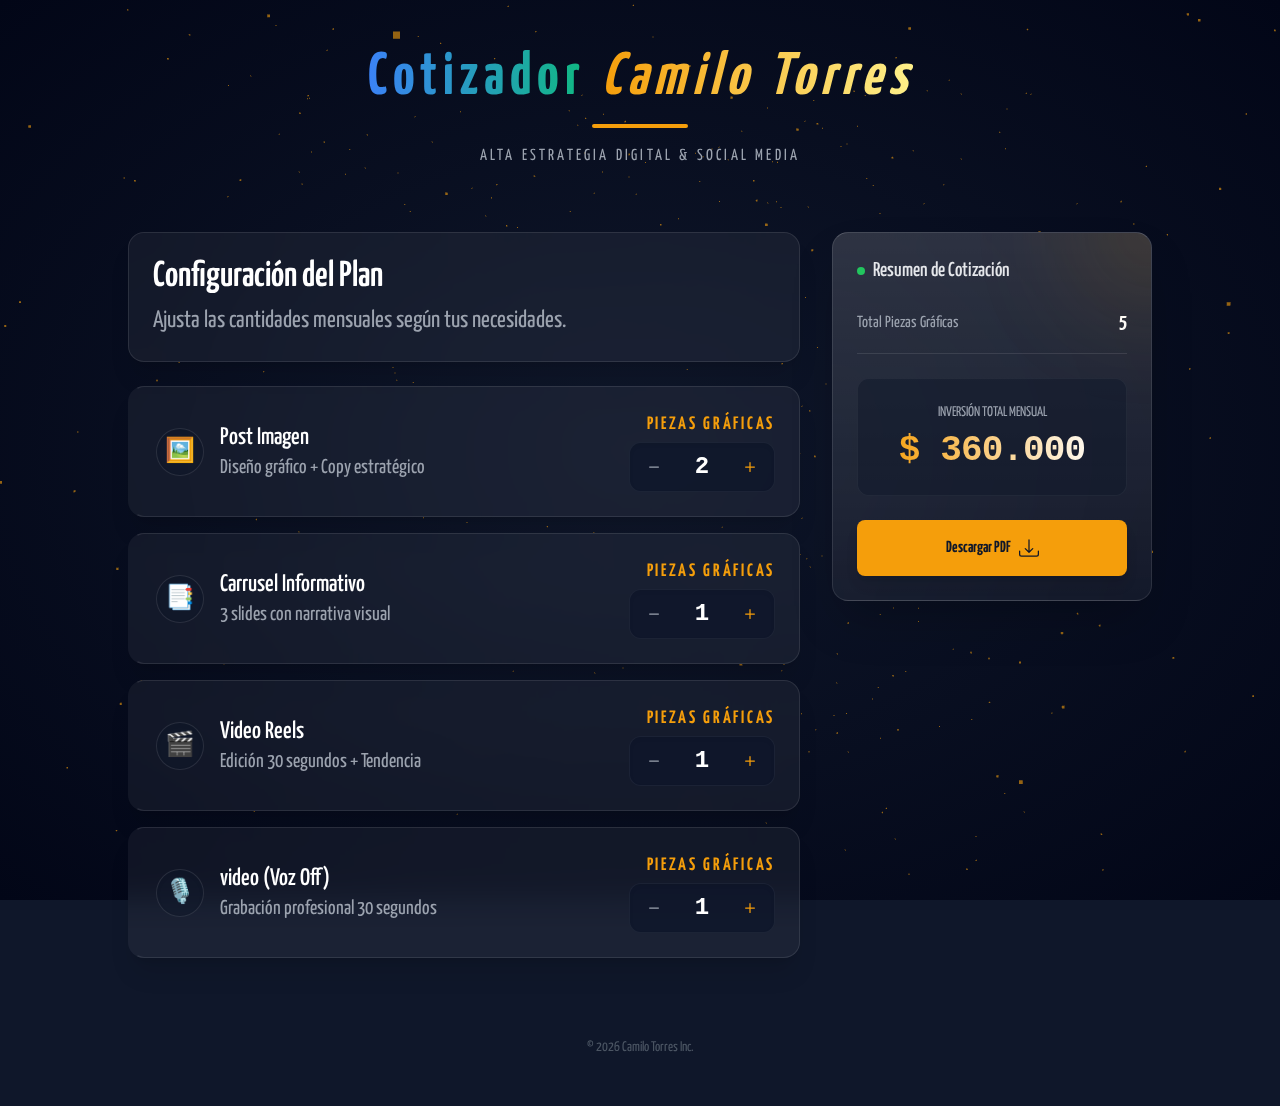
<file: cotizador/index.html>
<!doctype html>
<html lang="es">

<head>
  <meta charset="UTF-8" />
  <link rel="icon" type="image/x-icon" href="/cotizador/ico-massh.ico" />
  <meta name="viewport" content="width=device-width, initial-scale=1.0" />
  <title>Cotizador Camilo Torres | Estrategia Digital</title>
  <link rel="preconnect" href="https://fonts.googleapis.com">
  <link rel="preconnect" href="https://fonts.gstatic.com" crossorigin>
  <link href="https://fonts.googleapis.com/css2?family=Yanone+Kaffeesatz:wght@200;300;400;500;600;700&display=swap"
    rel="stylesheet">
  <script type="module" crossorigin src="/cotizador/assets/index-DoDtwZ3P.js"></script>
  <link rel="stylesheet" crossorigin href="/cotizador/assets/index-MBu3k1fW.css">
</head>

<body>
  <div id="app"></div>
</body>

</html>
</file>
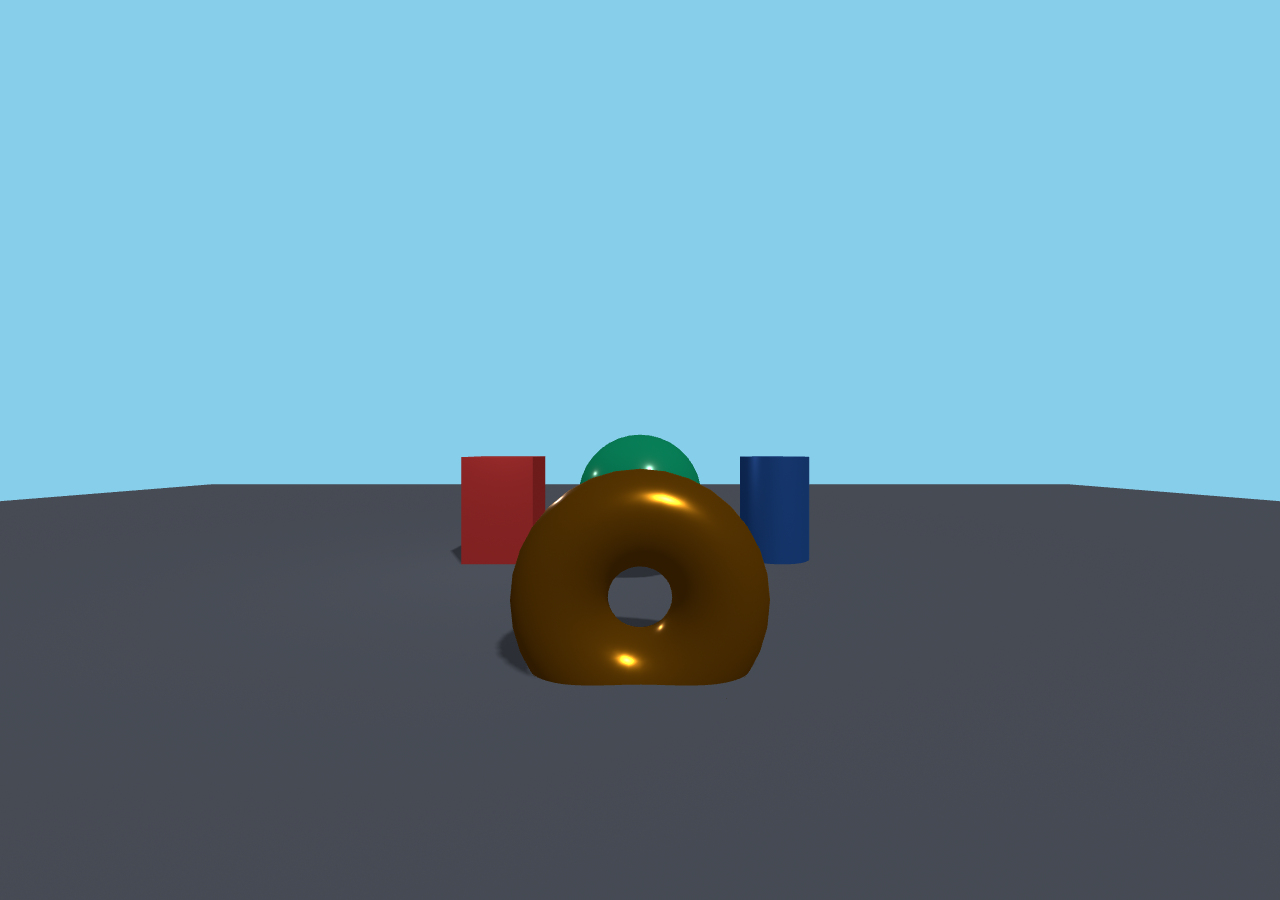
<file: entorno.html>
<!DOCTYPE html>
<html lang="en">

<head>
    <meta charset="utf-8">
    <meta name="viewport" content="width=device-width, initial-scale=1">
    <title>Scene - Environment and Objects</title>
    
  <script type="module" crossorigin src="/assets/translations-bec1d374.js"></script>
  <script type="module" crossorigin src="/assets/main-14ee195b.js"></script>
  <link rel="stylesheet" href="/assets/main-1dd6618d.css">
</head>

<body>
    <a-scene embedded shadow="type:pcfsoft" background="color: #87CEEB">
        <!-- Assets (texturas o imágenes si las necesitas) -->
        <a-assets>
            <!-- <img id="groundTex" src="/public/textures/ground.jpg"> -->
        </a-assets>

        <!-- Sky / fondo -->
        <a-sky color="#87CEEB"></a-sky>

        <!-- Iluminación -->
        <a-entity light="type:ambient; intensity:0.5"></a-entity>
        <a-entity light="type:directional; intensity:1; castShadow: true" position="1 3 2"
            rotation="-45 30 0"></a-entity>
        <a-entity light="type:point; intensity:0.4; distance:10" position="-2 2 -2"></a-entity>

        <!-- Suelo -->
        <a-plane rotation="-90 0 0" width="40" height="40" color="#6B7280" shadow="receive: true"
            material="metalness:0.1; roughness:0.9"></a-plane>

        <!-- Objetos de ejemplo -->
        <a-box position="-2 0.75 -3" depth="1" height="1.5" width="1" color="#EF4444" shadow="cast: true"
            material="metalness:0.3; roughness:0.5"></a-box>
        <a-sphere position="0 1 -2" radius="0.8" color="#10B981" shadow="cast: true"
            material="metalness:0.1; roughness:0.2"></a-sphere>
        <a-cylinder position="2 0.75 -3" radius="0.5" height="1.5" color="#3B82F6" shadow="cast: true"
            material="metalness:0.6; roughness:0.4"></a-cylinder>
        <a-entity geometry="primitive: torus; radius:0.6; radiusTubular:0.18"
            material="color:#F59E0B; metalness:0.8; roughness:0.2" shadow="cast: true" position="0 0.5 1"></a-entity>

        <!-- Cámara -->
        <a-entity id="cameraRig" position="0 1.6 5">
            <a-entity camera look-controls wasd-controls></a-entity>
        </a-entity>
    </a-scene>

    
</body>

</html>
</file>
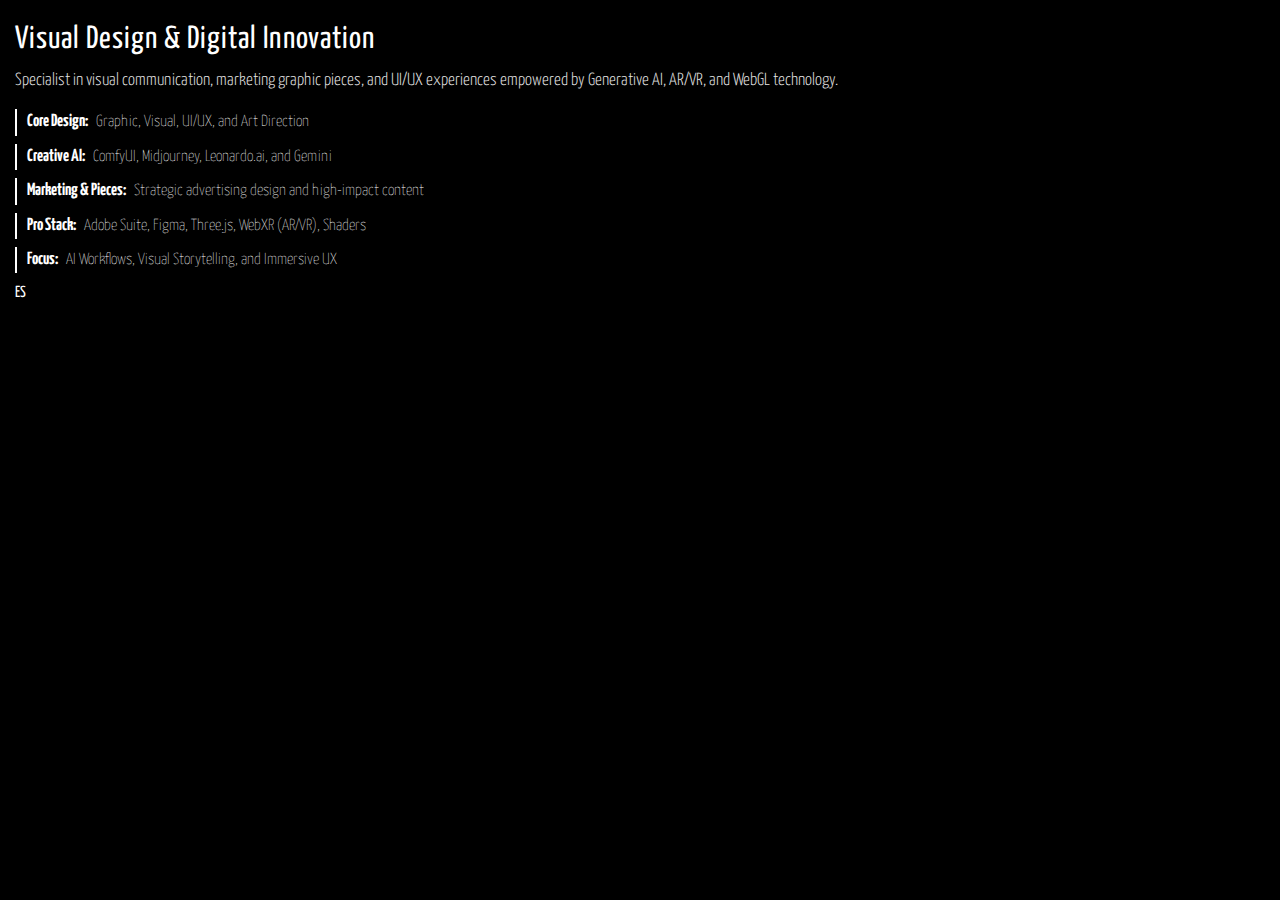
<file: profile-web.html>
<!DOCTYPE html>
<html lang="en">

<head>
    <meta charset="UTF-8">
    
    <style>
        :root {
            --theme-color: #00c3ff;
        }
    </style>
  <script type="module" crossorigin src="/assets/translations-bec1d374.js"></script>
  <script type="module" crossorigin src="/assets/main-14ee195b.js"></script>
  <link rel="stylesheet" href="/assets/main-1dd6618d.css">
  <link rel="stylesheet" href="/assets/info-d65305b4.css">
</head>

<body class="profile-content">
    <h2 data-i18n="profileWebTitle">Visual Design & Digital Innovation</h2>
    <p data-i18n="profileWebDesc">Specialist in visual communication, marketing graphic pieces, and UI/UX experiences
        empowered by
        Generative AI, AR/VR, and WebGL technology.</p>

    <ul class="skill-list">
        <li><strong>Core Design:</strong> Graphic, Visual, UI/UX, and Art Direction</li>
        <li><strong>Creative AI:</strong> ComfyUI, Midjourney, Leonardo.ai, and Gemini</li>
        <li><strong>Marketing & Pieces:</strong> Strategic advertising design and high-impact content</li>
        <li><strong>Pro Stack:</strong> Adobe Suite, Figma, Three.js, WebXR (AR/VR), Shaders</li>
        <li><strong>Focus:</strong> AI Workflows, Visual Storytelling, and Immersive UX</li>
    </ul>
    <button id="lang-toggle" class="lang-btn">ES</button>
    
</body>

</html>
</file>
<file: cotizador/assets/index-MBu3k1fW.css>
@import"https://fonts.googleapis.com/css2?family=Yanone+Kaffeesatz:wght@200;300;400;500;600;700&display=swap";*,:before,:after{--tw-border-spacing-x: 0;--tw-border-spacing-y: 0;--tw-translate-x: 0;--tw-translate-y: 0;--tw-rotate: 0;--tw-skew-x: 0;--tw-skew-y: 0;--tw-scale-x: 1;--tw-scale-y: 1;--tw-pan-x: ;--tw-pan-y: ;--tw-pinch-zoom: ;--tw-scroll-snap-strictness: proximity;--tw-gradient-from-position: ;--tw-gradient-via-position: ;--tw-gradient-to-position: ;--tw-ordinal: ;--tw-slashed-zero: ;--tw-numeric-figure: ;--tw-numeric-spacing: ;--tw-numeric-fraction: ;--tw-ring-inset: ;--tw-ring-offset-width: 0px;--tw-ring-offset-color: #fff;--tw-ring-color: rgb(59 130 246 / .5);--tw-ring-offset-shadow: 0 0 #0000;--tw-ring-shadow: 0 0 #0000;--tw-shadow: 0 0 #0000;--tw-shadow-colored: 0 0 #0000;--tw-blur: ;--tw-brightness: ;--tw-contrast: ;--tw-grayscale: ;--tw-hue-rotate: ;--tw-invert: ;--tw-saturate: ;--tw-sepia: ;--tw-drop-shadow: ;--tw-backdrop-blur: ;--tw-backdrop-brightness: ;--tw-backdrop-contrast: ;--tw-backdrop-grayscale: ;--tw-backdrop-hue-rotate: ;--tw-backdrop-invert: ;--tw-backdrop-opacity: ;--tw-backdrop-saturate: ;--tw-backdrop-sepia: ;--tw-contain-size: ;--tw-contain-layout: ;--tw-contain-paint: ;--tw-contain-style: }::backdrop{--tw-border-spacing-x: 0;--tw-border-spacing-y: 0;--tw-translate-x: 0;--tw-translate-y: 0;--tw-rotate: 0;--tw-skew-x: 0;--tw-skew-y: 0;--tw-scale-x: 1;--tw-scale-y: 1;--tw-pan-x: ;--tw-pan-y: ;--tw-pinch-zoom: ;--tw-scroll-snap-strictness: proximity;--tw-gradient-from-position: ;--tw-gradient-via-position: ;--tw-gradient-to-position: ;--tw-ordinal: ;--tw-slashed-zero: ;--tw-numeric-figure: ;--tw-numeric-spacing: ;--tw-numeric-fraction: ;--tw-ring-inset: ;--tw-ring-offset-width: 0px;--tw-ring-offset-color: #fff;--tw-ring-color: rgb(59 130 246 / .5);--tw-ring-offset-shadow: 0 0 #0000;--tw-ring-shadow: 0 0 #0000;--tw-shadow: 0 0 #0000;--tw-shadow-colored: 0 0 #0000;--tw-blur: ;--tw-brightness: ;--tw-contrast: ;--tw-grayscale: ;--tw-hue-rotate: ;--tw-invert: ;--tw-saturate: ;--tw-sepia: ;--tw-drop-shadow: ;--tw-backdrop-blur: ;--tw-backdrop-brightness: ;--tw-backdrop-contrast: ;--tw-backdrop-grayscale: ;--tw-backdrop-hue-rotate: ;--tw-backdrop-invert: ;--tw-backdrop-opacity: ;--tw-backdrop-saturate: ;--tw-backdrop-sepia: ;--tw-contain-size: ;--tw-contain-layout: ;--tw-contain-paint: ;--tw-contain-style: }*,:before,:after{box-sizing:border-box;border-width:0;border-style:solid;border-color:#e5e7eb}:before,:after{--tw-content: ""}html,:host{line-height:1.5;-webkit-text-size-adjust:100%;-moz-tab-size:4;-o-tab-size:4;tab-size:4;font-family:Yanone Kaffeesatz,sans-serif;font-feature-settings:normal;font-variation-settings:normal;-webkit-tap-highlight-color:transparent}body{margin:0;line-height:inherit}hr{height:0;color:inherit;border-top-width:1px}abbr:where([title]){-webkit-text-decoration:underline dotted;text-decoration:underline dotted}h1,h2,h3,h4,h5,h6{font-size:inherit;font-weight:inherit}a{color:inherit;text-decoration:inherit}b,strong{font-weight:bolder}code,kbd,samp,pre{font-family:ui-monospace,SFMono-Regular,Menlo,Monaco,Consolas,Liberation Mono,Courier New,monospace;font-feature-settings:normal;font-variation-settings:normal;font-size:1em}small{font-size:80%}sub,sup{font-size:75%;line-height:0;position:relative;vertical-align:baseline}sub{bottom:-.25em}sup{top:-.5em}table{text-indent:0;border-color:inherit;border-collapse:collapse}button,input,optgroup,select,textarea{font-family:inherit;font-feature-settings:inherit;font-variation-settings:inherit;font-size:100%;font-weight:inherit;line-height:inherit;letter-spacing:inherit;color:inherit;margin:0;padding:0}button,select{text-transform:none}button,input:where([type=button]),input:where([type=reset]),input:where([type=submit]){-webkit-appearance:button;background-color:transparent;background-image:none}:-moz-focusring{outline:auto}:-moz-ui-invalid{box-shadow:none}progress{vertical-align:baseline}::-webkit-inner-spin-button,::-webkit-outer-spin-button{height:auto}[type=search]{-webkit-appearance:textfield;outline-offset:-2px}::-webkit-search-decoration{-webkit-appearance:none}::-webkit-file-upload-button{-webkit-appearance:button;font:inherit}summary{display:list-item}blockquote,dl,dd,h1,h2,h3,h4,h5,h6,hr,figure,p,pre{margin:0}fieldset{margin:0;padding:0}legend{padding:0}ol,ul,menu{list-style:none;margin:0;padding:0}dialog{padding:0}textarea{resize:vertical}input::-moz-placeholder,textarea::-moz-placeholder{opacity:1;color:#9ca3af}input::placeholder,textarea::placeholder{opacity:1;color:#9ca3af}button,[role=button]{cursor:pointer}:disabled{cursor:default}img,svg,video,canvas,audio,iframe,embed,object{display:block;vertical-align:middle}img,video{max-width:100%;height:auto}[hidden]:where(:not([hidden=until-found])){display:none}body{margin:0;overflow-x:hidden;--tw-bg-opacity: 1;background-color:rgb(15 23 42 / var(--tw-bg-opacity, 1));font-family:Yanone Kaffeesatz,sans-serif;--tw-text-opacity: 1;color:rgb(255 255 255 / var(--tw-text-opacity, 1));-webkit-font-smoothing:antialiased;-moz-osx-font-smoothing:grayscale}.w-full{width:100%}.max-w-5xl{max-width:64rem}.resize{resize:both}.background-canvas[data-v-516ae943]{position:fixed;top:0;left:0;z-index:-10;height:100%;width:100%;background:radial-gradient(ellipse at center,var(--tw-gradient-stops));--tw-gradient-from: #0f172a var(--tw-gradient-from-position);--tw-gradient-to: rgb(15 23 42 / 0) var(--tw-gradient-to-position);--tw-gradient-stops: var(--tw-gradient-from), var(--tw-gradient-to);--tw-gradient-to: #020617 var(--tw-gradient-to-position) }.quote-container[data-v-9e730d01]{display:grid;grid-template-columns:repeat(1,minmax(0,1fr));align-items:flex-start;gap:2rem}@media(min-width:1024px){.quote-container[data-v-9e730d01]{grid-template-columns:repeat(12,minmax(0,1fr))}}.services-panel[data-v-9e730d01]>:not([hidden])~:not([hidden]){--tw-space-y-reverse: 0;margin-top:calc(1rem * calc(1 - var(--tw-space-y-reverse)));margin-bottom:calc(1rem * var(--tw-space-y-reverse))}@media(min-width:1024px){.services-panel[data-v-9e730d01]{grid-column:span 8 / span 8}}.services-panel .config-heading[data-v-9e730d01]{margin-bottom:1.5rem;border-radius:1rem;border-width:1px;border-color:#ffffff1a;background-color:#ffffff0d;padding:1.5rem;--tw-shadow: 0 20px 25px -5px rgb(0 0 0 / .1), 0 8px 10px -6px rgb(0 0 0 / .1);--tw-shadow-colored: 0 20px 25px -5px var(--tw-shadow-color), 0 8px 10px -6px var(--tw-shadow-color);box-shadow:var(--tw-ring-offset-shadow, 0 0 #0000),var(--tw-ring-shadow, 0 0 #0000),var(--tw-shadow);--tw-backdrop-blur: blur(16px);-webkit-backdrop-filter:var(--tw-backdrop-blur) var(--tw-backdrop-brightness) var(--tw-backdrop-contrast) var(--tw-backdrop-grayscale) var(--tw-backdrop-hue-rotate) var(--tw-backdrop-invert) var(--tw-backdrop-opacity) var(--tw-backdrop-saturate) var(--tw-backdrop-sepia);backdrop-filter:var(--tw-backdrop-blur) var(--tw-backdrop-brightness) var(--tw-backdrop-contrast) var(--tw-backdrop-grayscale) var(--tw-backdrop-hue-rotate) var(--tw-backdrop-invert) var(--tw-backdrop-opacity) var(--tw-backdrop-saturate) var(--tw-backdrop-sepia)}.services-panel .config-heading h2[data-v-9e730d01]{margin-bottom:.5rem;font-size:2.25rem;line-height:2.5rem;font-weight:600}.services-panel .config-heading p[data-v-9e730d01]{font-size:1.5rem;line-height:2rem;--tw-text-opacity: 1;color:rgb(156 163 175 / var(--tw-text-opacity, 1))}.service-card[data-v-9e730d01]{display:flex;flex-direction:column;align-items:center;justify-content:space-between;gap:1rem;border-radius:1rem;border-width:1px;border-left-width:4px;border-color:#ffffff1a;border-left-color:transparent;background-color:#ffffff0d;padding:1.5rem;--tw-shadow: 0 20px 25px -5px rgb(0 0 0 / .1), 0 8px 10px -6px rgb(0 0 0 / .1);--tw-shadow-colored: 0 20px 25px -5px var(--tw-shadow-color), 0 8px 10px -6px var(--tw-shadow-color);box-shadow:var(--tw-ring-offset-shadow, 0 0 #0000),var(--tw-ring-shadow, 0 0 #0000),var(--tw-shadow);--tw-backdrop-blur: blur(16px);-webkit-backdrop-filter:var(--tw-backdrop-blur) var(--tw-backdrop-brightness) var(--tw-backdrop-contrast) var(--tw-backdrop-grayscale) var(--tw-backdrop-hue-rotate) var(--tw-backdrop-invert) var(--tw-backdrop-opacity) var(--tw-backdrop-saturate) var(--tw-backdrop-sepia);backdrop-filter:var(--tw-backdrop-blur) var(--tw-backdrop-brightness) var(--tw-backdrop-contrast) var(--tw-backdrop-grayscale) var(--tw-backdrop-hue-rotate) var(--tw-backdrop-invert) var(--tw-backdrop-opacity) var(--tw-backdrop-saturate) var(--tw-backdrop-sepia);transition-property:all;transition-timing-function:cubic-bezier(.4,0,.2,1);transition-duration:.15s}.service-card[data-v-9e730d01]:hover{--tw-border-opacity: 1;border-left-color:rgb(245 158 11 / var(--tw-border-opacity, 1));background-color:#ffffff1a}@media(min-width:640px){.service-card[data-v-9e730d01]{flex-direction:row}}.service-card .service-info[data-v-9e730d01]{display:flex;width:100%;align-items:center;gap:1rem}@media(min-width:640px){.service-card .service-info[data-v-9e730d01]{width:auto}}.service-card .service-info .icon-box[data-v-9e730d01]{display:flex;height:3rem;width:3rem;align-items:center;justify-content:center;border-radius:9999px;border-width:1px;border-color:#ffffff1a;background-color:#0f172a80;font-size:1.5rem;line-height:2rem;--tw-shadow: inset 0 2px 4px 0 rgb(0 0 0 / .05);--tw-shadow-colored: inset 0 2px 4px 0 var(--tw-shadow-color);box-shadow:var(--tw-ring-offset-shadow, 0 0 #0000),var(--tw-ring-shadow, 0 0 #0000),var(--tw-shadow)}.service-card .service-info .text-content h3[data-v-9e730d01]{font-size:1.5rem;line-height:2rem;font-weight:500;--tw-text-opacity: 1;color:rgb(255 255 255 / var(--tw-text-opacity, 1))}.service-card .service-info .text-content p[data-v-9e730d01]{font-size:1.25rem;line-height:1.75rem;--tw-text-opacity: 1;color:rgb(156 163 175 / var(--tw-text-opacity, 1))}.service-card .service-actions[data-v-9e730d01]{display:flex;width:100%;align-items:center;justify-content:space-between;gap:1.5rem}@media(min-width:640px){.service-card .service-actions[data-v-9e730d01]{width:auto;justify-content:flex-end}}.service-card .service-actions .counter-group-wrapper[data-v-9e730d01]{display:flex;flex-direction:column;align-items:center;gap:.25rem}@media(min-width:640px){.service-card .service-actions .counter-group-wrapper[data-v-9e730d01]{align-items:flex-end}}.service-card .service-actions .counter-group-wrapper .input-label[data-v-9e730d01]{font-size:18px;font-weight:700;text-transform:uppercase;letter-spacing:.15em;--tw-text-opacity: 1;color:rgb(245 158 11 / var(--tw-text-opacity, 1))}.service-card .service-actions .hours-badge[data-v-9e730d01]{border-left-width:1px;border-color:#ffffff1a;padding-left:1.5rem;text-align:right}.service-card .service-actions .hours-badge .label[data-v-9e730d01]{font-size:10px;font-weight:700;text-transform:uppercase;letter-spacing:.05em;--tw-text-opacity: 1;color:rgb(107 114 128 / var(--tw-text-opacity, 1))}.service-card .service-actions .hours-badge .value[data-v-9e730d01]{font-family:ui-monospace,SFMono-Regular,Menlo,Monaco,Consolas,Liberation Mono,Courier New,monospace;font-size:1.25rem;line-height:1.75rem;--tw-text-opacity: 1;color:rgb(209 213 219 / var(--tw-text-opacity, 1))}.service-card .service-actions .counter-group[data-v-9e730d01]{display:flex;align-items:center;border-radius:.75rem;border-width:1px;border-color:#ffffff0d;background-color:#0f172acc;padding:.25rem;--tw-shadow: inset 0 2px 4px 0 rgb(0 0 0 / .05);--tw-shadow-colored: inset 0 2px 4px 0 var(--tw-shadow-color);box-shadow:var(--tw-ring-offset-shadow, 0 0 #0000),var(--tw-ring-shadow, 0 0 #0000),var(--tw-shadow)}.service-card .service-actions .counter-group .counter-btn[data-v-9e730d01]{display:flex;height:2.5rem;width:2.5rem;align-items:center;justify-content:center;border-radius:.5rem;transition-property:color,background-color,border-color,text-decoration-color,fill,stroke;transition-timing-function:cubic-bezier(.4,0,.2,1);transition-duration:.15s}.service-card .service-actions .counter-group .counter-btn[data-v-9e730d01]:hover{background-color:#ffffff1a}.service-card .service-actions .counter-group .counter-btn.minus[data-v-9e730d01]{--tw-text-opacity: 1;color:rgb(156 163 175 / var(--tw-text-opacity, 1))}.service-card .service-actions .counter-group .counter-btn.minus[data-v-9e730d01]:hover{--tw-text-opacity: 1;color:rgb(255 255 255 / var(--tw-text-opacity, 1))}.service-card .service-actions .counter-group .counter-btn.plus[data-v-9e730d01]{--tw-text-opacity: 1;color:rgb(245 158 11 / var(--tw-text-opacity, 1))}.service-card .service-actions .counter-group .counter-btn.plus[data-v-9e730d01]:hover{--tw-text-opacity: 1;color:rgb(255 255 255 / var(--tw-text-opacity, 1))}.service-card .service-actions .counter-group .counter-value[data-v-9e730d01]{width:3.5rem;text-align:center;font-family:ui-monospace,SFMono-Regular,Menlo,Monaco,Consolas,Liberation Mono,Courier New,monospace;font-size:1.5rem;line-height:2rem;font-weight:700;--tw-text-opacity: 1;color:rgb(255 255 255 / var(--tw-text-opacity, 1))}.summary-panel[data-v-9e730d01]{position:sticky;top:2rem}@media(min-width:1024px){.summary-panel[data-v-9e730d01]{grid-column:span 4 / span 4}}.summary-panel .summary-card[data-v-9e730d01]{position:relative;overflow:hidden;border-radius:1rem;border-width:1px;border-color:#ffffff1a;border-top-color:#fff3;background-color:#ffffff0d;background-image:linear-gradient(to bottom,var(--tw-gradient-stops));--tw-gradient-from: rgb(255 255 255 / .1) var(--tw-gradient-from-position);--tw-gradient-to: rgb(255 255 255 / 0) var(--tw-gradient-to-position);--tw-gradient-stops: var(--tw-gradient-from), var(--tw-gradient-to);--tw-gradient-to: transparent var(--tw-gradient-to-position);padding:1.5rem;--tw-shadow: 0 25px 50px -12px rgb(0 0 0 / .25);--tw-shadow-colored: 0 25px 50px -12px var(--tw-shadow-color);box-shadow:var(--tw-ring-offset-shadow, 0 0 #0000),var(--tw-ring-shadow, 0 0 #0000),var(--tw-shadow);--tw-backdrop-blur: blur(16px);-webkit-backdrop-filter:var(--tw-backdrop-blur) var(--tw-backdrop-brightness) var(--tw-backdrop-contrast) var(--tw-backdrop-grayscale) var(--tw-backdrop-hue-rotate) var(--tw-backdrop-invert) var(--tw-backdrop-opacity) var(--tw-backdrop-saturate) var(--tw-backdrop-sepia);backdrop-filter:var(--tw-backdrop-blur) var(--tw-backdrop-brightness) var(--tw-backdrop-contrast) var(--tw-backdrop-grayscale) var(--tw-backdrop-hue-rotate) var(--tw-backdrop-invert) var(--tw-backdrop-opacity) var(--tw-backdrop-saturate) var(--tw-backdrop-sepia)}.summary-panel .summary-card .glow-effect[data-v-9e730d01]{position:absolute;top:0;right:0;--tw-translate-x: 50%;--tw-translate-y: -50%;transform:translate(var(--tw-translate-x),var(--tw-translate-y)) rotate(var(--tw-rotate)) skew(var(--tw-skew-x)) skewY(var(--tw-skew-y)) scaleX(var(--tw-scale-x)) scaleY(var(--tw-scale-y));padding:.75rem;opacity:.2}.summary-panel .summary-card .glow-effect .glow-orb[data-v-9e730d01]{height:8rem;width:8rem;border-radius:9999px;--tw-bg-opacity: 1;background-color:rgb(245 158 11 / var(--tw-bg-opacity, 1));--tw-blur: blur(64px);filter:var(--tw-blur) var(--tw-brightness) var(--tw-contrast) var(--tw-grayscale) var(--tw-hue-rotate) var(--tw-invert) var(--tw-saturate) var(--tw-sepia) var(--tw-drop-shadow)}.summary-panel .summary-card .summary-header[data-v-9e730d01]{margin-bottom:1.5rem;display:flex;align-items:center;gap:.5rem;font-size:1.25rem;line-height:1.75rem;font-weight:500;--tw-text-opacity: 1;color:rgb(229 231 235 / var(--tw-text-opacity, 1))}.summary-panel .summary-card .summary-header .status-indicator[data-v-9e730d01]{height:.5rem;width:.5rem}@keyframes pulse-9e730d01{50%{opacity:.5}}.summary-panel .summary-card .summary-header .status-indicator[data-v-9e730d01]{animation:pulse-9e730d01 2s cubic-bezier(.4,0,.6,1) infinite;border-radius:9999px;--tw-bg-opacity: 1;background-color:rgb(34 197 94 / var(--tw-bg-opacity, 1))}.summary-panel .summary-card .details-list[data-v-9e730d01]>:not([hidden])~:not([hidden]){--tw-space-y-reverse: 0;margin-top:calc(1.5rem * calc(1 - var(--tw-space-y-reverse)));margin-bottom:calc(1.5rem * var(--tw-space-y-reverse))}.summary-panel .summary-card .details-list .detail-item[data-v-9e730d01]{display:flex;align-items:center;justify-content:space-between;border-bottom-width:1px;border-color:#ffffff1a;padding-bottom:1rem}.summary-panel .summary-card .details-list .detail-item .label[data-v-9e730d01]{--tw-text-opacity: 1;color:rgb(156 163 175 / var(--tw-text-opacity, 1))}.summary-panel .summary-card .details-list .detail-item .value[data-v-9e730d01]{font-size:1.25rem;line-height:1.75rem;font-weight:700}.summary-panel .summary-card .details-list .detail-item .value-accent[data-v-9e730d01]{font-family:ui-monospace,SFMono-Regular,Menlo,Monaco,Consolas,Liberation Mono,Courier New,monospace;font-size:1.5rem;line-height:2rem;font-weight:700;--tw-text-opacity: 1;color:rgb(59 130 246 / var(--tw-text-opacity, 1))}.summary-panel .summary-card .investment-box[data-v-9e730d01]{position:relative;margin-top:2rem;overflow:hidden;border-radius:.75rem;border-width:1px;border-color:#ffffff0d;background-color:#0f172a80;padding:1.5rem;text-align:center}.summary-panel .summary-card .investment-box .hover-overlay[data-v-9e730d01]{position:absolute;inset:0;--tw-bg-opacity: 1;background-color:rgb(245 158 11 / var(--tw-bg-opacity, 1));opacity:0;transition-property:opacity;transition-timing-function:cubic-bezier(.4,0,.2,1);transition-duration:.5s}.group:hover .summary-panel .summary-card .investment-box .hover-overlay[data-v-9e730d01]{opacity:.05}.summary-panel .summary-card .investment-box .label[data-v-9e730d01]{margin-bottom:.5rem;font-size:.875rem;line-height:1.25rem;text-transform:uppercase;--tw-text-opacity: 1;color:rgb(156 163 175 / var(--tw-text-opacity, 1))}.summary-panel .summary-card .investment-box .total-value[data-v-9e730d01]{background-image:linear-gradient(to right,var(--tw-gradient-stops));--tw-gradient-from: #f59e0b var(--tw-gradient-from-position);--tw-gradient-to: rgb(245 158 11 / 0) var(--tw-gradient-to-position);--tw-gradient-stops: var(--tw-gradient-from), var(--tw-gradient-to);--tw-gradient-to: #fff var(--tw-gradient-to-position);-webkit-background-clip:text;background-clip:text;font-family:ui-monospace,SFMono-Regular,Menlo,Monaco,Consolas,Liberation Mono,Courier New,monospace;font-size:2.25rem;line-height:2.5rem;font-weight:700;letter-spacing:-.025em;color:transparent}@media(min-width:768px){.summary-panel .summary-card .investment-box .total-value[data-v-9e730d01]{font-size:2.25rem;line-height:2.5rem}}.summary-panel .summary-card .download-btn[data-v-9e730d01]{margin-top:2rem;display:flex;width:100%;transform:translate(var(--tw-translate-x),var(--tw-translate-y)) rotate(var(--tw-rotate)) skew(var(--tw-skew-x)) skewY(var(--tw-skew-y)) scaleX(var(--tw-scale-x)) scaleY(var(--tw-scale-y));align-items:center;justify-content:center;gap:.5rem;border-radius:.5rem;--tw-bg-opacity: 1;background-color:rgb(245 158 11 / var(--tw-bg-opacity, 1));padding-top:1rem;padding-bottom:1rem;font-weight:700;--tw-text-opacity: 1;color:rgb(15 23 42 / var(--tw-text-opacity, 1));--tw-shadow: 0 10px 15px -3px rgb(0 0 0 / .1), 0 4px 6px -4px rgb(0 0 0 / .1);--tw-shadow-colored: 0 10px 15px -3px var(--tw-shadow-color), 0 4px 6px -4px var(--tw-shadow-color);box-shadow:var(--tw-ring-offset-shadow, 0 0 #0000),var(--tw-ring-shadow, 0 0 #0000),var(--tw-shadow);transition-property:all;transition-timing-function:cubic-bezier(.4,0,.2,1);transition-duration:.15s}.summary-panel .summary-card .download-btn[data-v-9e730d01]:hover{--tw-scale-x: 1.02;--tw-scale-y: 1.02;transform:translate(var(--tw-translate-x),var(--tw-translate-y)) rotate(var(--tw-rotate)) skew(var(--tw-skew-x)) skewY(var(--tw-skew-y)) scaleX(var(--tw-scale-x)) scaleY(var(--tw-scale-y));--tw-bg-opacity: 1;background-color:rgb(255 255 255 / var(--tw-bg-opacity, 1));--tw-shadow-color: rgb(245 158 11 / .2);--tw-shadow: var(--tw-shadow-colored)}@media print{@page{margin:.5cm}.counter-btn[data-v-9e730d01],.download-btn[data-v-9e730d01],.glow-effect[data-v-9e730d01],.background-canvas[data-v-9e730d01],canvas[data-v-9e730d01]{display:none!important}body[data-v-9e730d01]{background:#fff!important;color:#000!important;margin:0!important;padding:0!important}.app-layout .content-wrapper[data-v-9e730d01]{padding:0!important;margin:0!important;min-height:auto!important}.quote-container[data-v-9e730d01]{display:block!important;color:#000!important;width:100%!important}.service-card[data-v-9e730d01],.summary-card[data-v-9e730d01],.config-heading[data-v-9e730d01]{background:#fff!important;color:#000!important;border:1px solid #eee!important;box-shadow:none!important;page-break-inside:avoid;margin-bottom:.8rem!important;padding:10px!important}.text-gradient[data-v-9e730d01],.text-gradient-gold[data-v-9e730d01],.total-value[data-v-9e730d01]{background:none!important;-webkit-text-fill-color:black!important;color:#000!important}.label[data-v-9e730d01],p[data-v-9e730d01],.input-label[data-v-9e730d01]{color:#444!important}}.app-layout[data-v-dcbe0fc8]{position:relative;min-height:100vh;font-family:Yanone Kaffeesatz,sans-serif;--tw-text-opacity: 1;color:rgb(255 255 255 / var(--tw-text-opacity, 1))}.app-layout[data-v-dcbe0fc8] *::-moz-selection{--tw-bg-opacity: 1;background-color:rgb(245 158 11 / var(--tw-bg-opacity, 1));--tw-text-opacity: 1;color:rgb(0 0 0 / var(--tw-text-opacity, 1))}.app-layout[data-v-dcbe0fc8] *::selection{--tw-bg-opacity: 1;background-color:rgb(245 158 11 / var(--tw-bg-opacity, 1));--tw-text-opacity: 1;color:rgb(0 0 0 / var(--tw-text-opacity, 1))}.app-layout[data-v-dcbe0fc8]::-moz-selection{--tw-bg-opacity: 1;background-color:rgb(245 158 11 / var(--tw-bg-opacity, 1));--tw-text-opacity: 1;color:rgb(0 0 0 / var(--tw-text-opacity, 1))}.app-layout[data-v-dcbe0fc8]::selection{--tw-bg-opacity: 1;background-color:rgb(245 158 11 / var(--tw-bg-opacity, 1));--tw-text-opacity: 1;color:rgb(0 0 0 / var(--tw-text-opacity, 1))}.app-layout .content-wrapper[data-v-dcbe0fc8]{position:relative;z-index:10;display:flex;min-height:100vh;width:100%;flex-direction:column;align-items:center;padding:3rem 1rem}@media(min-width:768px){.app-layout .content-wrapper[data-v-dcbe0fc8]{padding-left:2rem;padding-right:2rem}}.app-layout .header-section[data-v-dcbe0fc8]{margin-bottom:4rem}.app-layout .header-section[data-v-dcbe0fc8]>:not([hidden])~:not([hidden]){--tw-space-y-reverse: 0;margin-top:calc(1rem * calc(1 - var(--tw-space-y-reverse)));margin-bottom:calc(1rem * var(--tw-space-y-reverse))}.app-layout .header-section[data-v-dcbe0fc8]{text-align:center}.app-layout .header-section .main-title[data-v-dcbe0fc8]{display:flex;flex-direction:row;align-items:center;justify-content:center;gap:1rem;font-size:3rem;line-height:1;font-weight:700;letter-spacing:.1em}@media(min-width:768px){.app-layout .header-section .main-title[data-v-dcbe0fc8]{font-size:3.75rem;line-height:1}}.app-layout .header-section .main-title .title-primary[data-v-dcbe0fc8]{background-image:linear-gradient(to right,var(--tw-gradient-stops));--tw-gradient-from: #3b82f6 var(--tw-gradient-from-position);--tw-gradient-to: rgb(59 130 246 / 0) var(--tw-gradient-to-position);--tw-gradient-stops: var(--tw-gradient-from), var(--tw-gradient-to);--tw-gradient-to: #10b981 var(--tw-gradient-to-position);-webkit-background-clip:text;background-clip:text;color:transparent}.app-layout .header-section .main-title .title-secondary[data-v-dcbe0fc8]{background-clip:text;-webkit-background-clip:text;color:transparent;background-image:linear-gradient(to right,var(--tw-gradient-stops));--tw-gradient-from: #f59e0b var(--tw-gradient-from-position);--tw-gradient-to: rgb(245 158 11 / 0) var(--tw-gradient-to-position);--tw-gradient-stops: var(--tw-gradient-from), var(--tw-gradient-to);--tw-gradient-to: #fef08a var(--tw-gradient-to-position);font-style:italic}.app-layout .header-section .divider[data-v-dcbe0fc8]{margin-left:auto;margin-right:auto;height:.25rem;width:6rem;border-radius:9999px;--tw-bg-opacity: 1;background-color:rgb(245 158 11 / var(--tw-bg-opacity, 1))}.app-layout .header-section .subtitle[data-v-dcbe0fc8]{font-size:.875rem;line-height:1.25rem;text-transform:uppercase;letter-spacing:.2em;--tw-text-opacity: 1;color:rgb(156 163 175 / var(--tw-text-opacity, 1))}@media(min-width:768px){.app-layout .header-section .subtitle[data-v-dcbe0fc8]{font-size:1rem;line-height:1.5rem}}.app-layout .footer-section[data-v-dcbe0fc8]{margin-top:5rem;font-size:.875rem;line-height:1.25rem;--tw-text-opacity: 1;color:rgb(75 85 99 / var(--tw-text-opacity, 1))}@media print{.app-layout .content-wrapper[data-v-dcbe0fc8]{padding-top:0!important;padding-bottom:0!important}.header-section[data-v-dcbe0fc8]{margin-top:0!important;margin-bottom:1.5rem!important}.header-section .main-title[data-v-dcbe0fc8]{display:flex;flex-direction:column;align-items:center}.header-section .main-title .title-primary[data-v-dcbe0fc8]{background:none!important;color:#3b82f6!important;-webkit-text-fill-color:#3b82f6!important}.header-section .main-title .title-secondary[data-v-dcbe0fc8]{background:none!important;color:#f59e0b!important;-webkit-text-fill-color:#f59e0b!important}.header-section .divider[data-v-dcbe0fc8]{background-color:#f59e0b!important;height:2px!important;-webkit-print-color-adjust:exact}.header-section .subtitle[data-v-dcbe0fc8]{color:#666!important}.footer-section[data-v-dcbe0fc8]{display:none!important}}
</file>
<file: assets/main-1dd6618d.css>
@charset "UTF-8";@import"https://fonts.googleapis.com/css2?family=Yanone+Kaffeesatz:wght@300;400;700&display=swap";*,:before,:after{--tw-border-spacing-x: 0;--tw-border-spacing-y: 0;--tw-translate-x: 0;--tw-translate-y: 0;--tw-rotate: 0;--tw-skew-x: 0;--tw-skew-y: 0;--tw-scale-x: 1;--tw-scale-y: 1;--tw-pan-x: ;--tw-pan-y: ;--tw-pinch-zoom: ;--tw-scroll-snap-strictness: proximity;--tw-gradient-from-position: ;--tw-gradient-via-position: ;--tw-gradient-to-position: ;--tw-ordinal: ;--tw-slashed-zero: ;--tw-numeric-figure: ;--tw-numeric-spacing: ;--tw-numeric-fraction: ;--tw-ring-inset: ;--tw-ring-offset-width: 0px;--tw-ring-offset-color: #fff;--tw-ring-color: rgb(59 130 246 / .5);--tw-ring-offset-shadow: 0 0 #0000;--tw-ring-shadow: 0 0 #0000;--tw-shadow: 0 0 #0000;--tw-shadow-colored: 0 0 #0000;--tw-blur: ;--tw-brightness: ;--tw-contrast: ;--tw-grayscale: ;--tw-hue-rotate: ;--tw-invert: ;--tw-saturate: ;--tw-sepia: ;--tw-drop-shadow: ;--tw-backdrop-blur: ;--tw-backdrop-brightness: ;--tw-backdrop-contrast: ;--tw-backdrop-grayscale: ;--tw-backdrop-hue-rotate: ;--tw-backdrop-invert: ;--tw-backdrop-opacity: ;--tw-backdrop-saturate: ;--tw-backdrop-sepia: ;--tw-contain-size: ;--tw-contain-layout: ;--tw-contain-paint: ;--tw-contain-style: }::backdrop{--tw-border-spacing-x: 0;--tw-border-spacing-y: 0;--tw-translate-x: 0;--tw-translate-y: 0;--tw-rotate: 0;--tw-skew-x: 0;--tw-skew-y: 0;--tw-scale-x: 1;--tw-scale-y: 1;--tw-pan-x: ;--tw-pan-y: ;--tw-pinch-zoom: ;--tw-scroll-snap-strictness: proximity;--tw-gradient-from-position: ;--tw-gradient-via-position: ;--tw-gradient-to-position: ;--tw-ordinal: ;--tw-slashed-zero: ;--tw-numeric-figure: ;--tw-numeric-spacing: ;--tw-numeric-fraction: ;--tw-ring-inset: ;--tw-ring-offset-width: 0px;--tw-ring-offset-color: #fff;--tw-ring-color: rgb(59 130 246 / .5);--tw-ring-offset-shadow: 0 0 #0000;--tw-ring-shadow: 0 0 #0000;--tw-shadow: 0 0 #0000;--tw-shadow-colored: 0 0 #0000;--tw-blur: ;--tw-brightness: ;--tw-contrast: ;--tw-grayscale: ;--tw-hue-rotate: ;--tw-invert: ;--tw-saturate: ;--tw-sepia: ;--tw-drop-shadow: ;--tw-backdrop-blur: ;--tw-backdrop-brightness: ;--tw-backdrop-contrast: ;--tw-backdrop-grayscale: ;--tw-backdrop-hue-rotate: ;--tw-backdrop-invert: ;--tw-backdrop-opacity: ;--tw-backdrop-saturate: ;--tw-backdrop-sepia: ;--tw-contain-size: ;--tw-contain-layout: ;--tw-contain-paint: ;--tw-contain-style: }*,:before,:after{box-sizing:border-box;border-width:0;border-style:solid;border-color:#e5e7eb}:before,:after{--tw-content: ""}html,:host{line-height:1.5;-webkit-text-size-adjust:100%;-moz-tab-size:4;-o-tab-size:4;tab-size:4;font-family:ui-sans-serif,system-ui,sans-serif,"Apple Color Emoji","Segoe UI Emoji",Segoe UI Symbol,"Noto Color Emoji";font-feature-settings:normal;font-variation-settings:normal;-webkit-tap-highlight-color:transparent}body{margin:0;line-height:inherit}hr{height:0;color:inherit;border-top-width:1px}abbr:where([title]){-webkit-text-decoration:underline dotted;text-decoration:underline dotted}h1,h2,h3,h4,h5,h6{font-size:inherit;font-weight:inherit}a{color:inherit;text-decoration:inherit}b,strong{font-weight:bolder}code,kbd,samp,pre{font-family:ui-monospace,SFMono-Regular,Menlo,Monaco,Consolas,Liberation Mono,Courier New,monospace;font-feature-settings:normal;font-variation-settings:normal;font-size:1em}small{font-size:80%}sub,sup{font-size:75%;line-height:0;position:relative;vertical-align:baseline}sub{bottom:-.25em}sup{top:-.5em}table{text-indent:0;border-color:inherit;border-collapse:collapse}button,input,optgroup,select,textarea{font-family:inherit;font-feature-settings:inherit;font-variation-settings:inherit;font-size:100%;font-weight:inherit;line-height:inherit;letter-spacing:inherit;color:inherit;margin:0;padding:0}button,select{text-transform:none}button,input:where([type=button]),input:where([type=reset]),input:where([type=submit]){-webkit-appearance:button;background-color:transparent;background-image:none}:-moz-focusring{outline:auto}:-moz-ui-invalid{box-shadow:none}progress{vertical-align:baseline}::-webkit-inner-spin-button,::-webkit-outer-spin-button{height:auto}[type=search]{-webkit-appearance:textfield;outline-offset:-2px}::-webkit-search-decoration{-webkit-appearance:none}::-webkit-file-upload-button{-webkit-appearance:button;font:inherit}summary{display:list-item}blockquote,dl,dd,h1,h2,h3,h4,h5,h6,hr,figure,p,pre{margin:0}fieldset{margin:0;padding:0}legend{padding:0}ol,ul,menu{list-style:none;margin:0;padding:0}dialog{padding:0}textarea{resize:vertical}input::-moz-placeholder,textarea::-moz-placeholder{opacity:1;color:#9ca3af}input::placeholder,textarea::placeholder{opacity:1;color:#9ca3af}button,[role=button]{cursor:pointer}:disabled{cursor:default}img,svg,video,canvas,audio,iframe,embed,object{display:block;vertical-align:middle}img,video{max-width:100%;height:auto}[hidden]:where(:not([hidden=until-found])){display:none}.visible{visibility:visible}.fixed{position:fixed}.inline{display:inline}.flex{display:flex}.hidden{display:none}.transform{transform:translate(var(--tw-translate-x),var(--tw-translate-y)) rotate(var(--tw-rotate)) skew(var(--tw-skew-x)) skewY(var(--tw-skew-y)) scaleX(var(--tw-scale-x)) scaleY(var(--tw-scale-y))}.resize{resize:both}.shadow{--tw-shadow: 0 1px 3px 0 rgb(0 0 0 / .1), 0 1px 2px -1px rgb(0 0 0 / .1);--tw-shadow-colored: 0 1px 3px 0 var(--tw-shadow-color), 0 1px 2px -1px var(--tw-shadow-color);box-shadow:var(--tw-ring-offset-shadow, 0 0 #0000),var(--tw-ring-shadow, 0 0 #0000),var(--tw-shadow)}.transition{transition-property:color,background-color,border-color,text-decoration-color,fill,stroke,opacity,box-shadow,transform,filter,backdrop-filter;transition-timing-function:cubic-bezier(.4,0,.2,1);transition-duration:.15s}:root{--primary-glow: rgba(0, 195, 255, .4);--secondary-glow: rgba(255, 43, 0, .4);--glass-bg: rgba(0, 0, 0, .6);--glass-border: rgba(255, 255, 255, .1);--text-color: #ffffff;--font-main: "Yanone Kaffeesatz", sans-serif;--theme-color: #ffffff}.info-window{position:fixed;bottom:50px;left:50px;width:10px;height:10px;border-radius:100%;overflow:hidden;background:var(--glass-bg);backdrop-filter:blur(15px);-webkit-backdrop-filter:blur(15px);border:2px solid var(--glass-border);padding:10px;box-shadow:0 8px 32px #000c,inset 0 0 10px #ffffff0d;z-index:500;opacity:0;transform:translateY(20px) scale(.1) rotate(-15deg);transition:all .5s cubic-bezier(.16,1,.3,1) 0s;pointer-events:none;max-height:50vh;overflow-y:auto;overflow-x:hidden}.info-window::-webkit-scrollbar{width:6px}.info-window::-webkit-scrollbar-track{background:rgba(255,255,255,.05);border-radius:10px}.info-window::-webkit-scrollbar-thumb{background:rgba(255,255,255,.2);border-radius:10px}.info-window::-webkit-scrollbar-thumb:hover{background:var(--theme-color)}.info-window.active{opacity:1;transform:translateY(0) scale(1) rotate(0);transition:all .7s cubic-bezier(.34,1.56,.64,1) .3s;pointer-events:auto;border-radius:20px;width:400px;min-height:150px}.info-window.pos-left{left:auto;right:50px}.info-window.pos-top{bottom:auto;top:230px;transform:translateY(-20px) scale(.1) rotate(15deg)}.info-window.pos-top.active{transform:translateY(0) scale(1) rotate(0)}.info-window.pos-center{bottom:auto;right:auto;top:50%;left:50%;transform:translate(-50%,-40%) scale(.1) rotate(10deg)}.info-window.pos-center.active{transform:translate(-50%,-50%) scale(1) rotate(0)}.info-window iframe{width:100%;height:100%;border:none;border-radius:12px;background:transparent}.info-window[data-theme=web]{border-color:#00c3ff66;box-shadow:0 0 30px #00c3ff33}.info-window[data-theme="3d"]{border-color:#d4af3766;box-shadow:0 0 30px #d4af3733}.info-window[data-theme=video]{border-color:#ff2b0066;box-shadow:0 0 30px #ff2b0033}body.profile-content{font-family:var(--font-main);color:#fff;background:transparent;padding:15px;margin:0;overflow:hidden;-webkit-user-select:none;-moz-user-select:none;user-select:none}body.profile-content h2{color:var(--theme-color);margin-top:0;margin-bottom:5px;font-size:2rem;letter-spacing:1px}body.profile-content p{margin:0 0 15px;font-weight:300;font-size:1.1rem;opacity:.9;line-height:1.5}body.profile-content .skill-list{list-style:none;padding:0;margin:0}body.profile-content .skill-list li{margin-bottom:8px;border-left:2px solid var(--theme-color);padding-left:10px;font-size:1rem;font-weight:200}body.profile-content .skill-list li strong{color:var(--theme-color);font-weight:700;margin-right:5px;font-size:1.1rem}html body{margin:0;background-color:#000}html body .a-enter-vr,html body .a-enter-ar{display:none!important}html,body{width:100%;height:100%;margin:0;overflow:hidden}#app{min-width:768px;max-width:1620px;width:100%;height:100%;margin:0 auto;position:relative}canvas{width:100%!important;height:100%!important;max-width:100vw;max-height:100vh;display:block;position:absolute;top:0;left:0}.marco{position:fixed;top:0;left:0;width:100vw;height:100vh;z-index:99;cursor:none;pointer-events:none;background-image:url(/chaman/marco.png);background-position:top center;background-size:cover}.marco img{display:none}*{box-sizing:border-box}html,body{width:100%;height:100%;margin:0;padding:0;overflow:hidden;position:fixed;background-color:#000}.bg-layer{position:fixed;top:0;left:0;width:100%;height:100%;z-index:-2;opacity:0;transition:opacity 1s ease;background-size:cover;background-position:center}.bg-layer.active{opacity:1}.bg-layer#bg-layer-1{background-image:radial-gradient(circle,rgb(10,0,35) 0%,rgb(0,0,0) 50%)}#app{width:100%;height:100%}a-scene{width:100vw;height:100vh;display:block;position:absolute;top:0;left:0}a-scene canvas{width:100%!important;height:100%!important;display:block}a-scene{touch-action:none;-webkit-user-select:none;-moz-user-select:none;user-select:none}.bg-text-container{position:fixed;top:50%;left:50%;transform:translate(-50%,-50%);width:100vw;height:100vh;z-index:-1;pointer-events:none;display:flex;justify-content:center;align-items:center;overflow:hidden}.bg-text{position:absolute;font-family:Yanone Kaffeesatz,sans-serif;font-size:30vw;font-weight:600;opacity:0;transition:opacity .8s ease,transform 1.2s cubic-bezier(.23,1,.32,1);letter-spacing:1vw;white-space:nowrap;-webkit-user-select:none;-moz-user-select:none;user-select:none;filter:blur(10px);transform:scale(.85);mix-blend-mode:screen;-webkit-background-clip:text;background-clip:text;-webkit-text-fill-color:transparent;color:transparent}.bg-text#bg-text-m1{background-image:linear-gradient(to bottom,#29c2ff 0%,#150047 50%)}.bg-text#bg-text-m2{background-image:linear-gradient(to bottom,#fad60a 0%,#2e1c06 50%)}.bg-text#bg-text-m3{background-image:linear-gradient(to bottom,#ff8c00 0%,#300000 50%)}.bg-text.active{opacity:.6;filter:blur(3px);transform:scale(1)}.hover-menu{position:fixed;top:0;left:0;transform:translateY(-100%);z-index:100;width:100%;transition:transform .6s cubic-bezier(.68,-.55,.265,1.55);pointer-events:none}.hover-menu.active{transform:translateY(0);pointer-events:auto}.hover-menu h1{font-family:Yanone Kaffeesatz,sans-serif;font-size:1.2rem;font-weight:700;text-align:center;margin:0 0 10px;text-transform:uppercase;letter-spacing:4px;color:#fff;text-shadow:0 0 20px rgba(255,255,255,.3)}.hover-menu[data-menu=m1]{padding:20px;background:linear-gradient(135deg,rgba(0,50,100,.95) 0%,rgba(0,100,150,.95) 50%,rgba(0,195,255,.95) 100%);border-bottom:3px solid rgba(0,195,255,.6);box-shadow:0 8px 32px #00c3ff66}.hover-menu[data-menu=m1] h1{color:#00e5ff;text-shadow:0 0 15px rgba(0,229,255,.8),0 0 30px rgba(0,195,255,.4)}.hover-menu[data-menu=m1] .menu-list{list-style:none;margin:0 auto;padding:0;max-width:1400px;display:flex;justify-content:space-around;align-items:center;gap:20px;flex-wrap:wrap}.hover-menu[data-menu=m1] .menu-item{position:relative;display:flex;flex-direction:column;align-items:center;padding:0;background:#111;border-radius:12px;border:2px solid rgba(0,195,255,.3);transition:all .4s cubic-bezier(.4,0,.2,1);cursor:pointer;min-width:180px;height:70px;overflow:hidden;opacity:0;animation:fadeInItem .4s ease forwards}.hover-menu[data-menu=m1] .menu-item .menu-link{position:relative;z-index:1;display:flex;flex-direction:column;justify-content:center;align-items:center;padding:10px;text-decoration:none;color:inherit;width:100%;height:100%;background:rgba(0,0,0,.8);transition:background .3s ease}.hover-menu[data-menu=m1] .menu-item .menu-icon{position:absolute;top:0;left:0;width:100%;height:100%;-o-object-fit:cover;object-fit:cover;z-index:0;filter:brightness(.3);transition:all .4s ease}.hover-menu[data-menu=m1] .menu-item:hover{background:#000;transform:translateY(-8px) scale(1.05);box-shadow:0 15px 40px #00c3ff99;border-color:#00c3ffcc}.hover-menu[data-menu=m1] .menu-item:hover .menu-link{background:rgba(0,0,0,.6)}.hover-menu[data-menu=m1] .menu-item:hover .menu-icon{filter:brightness(1);transform:scale(1.1)}.hover-menu[data-menu=m1] .menu-item:hover .menu-content{opacity:0;transform:translateY(10px);pointer-events:none}.hover-menu[data-menu=m1] .menu-item .menu-content{position:relative;z-index:2;text-align:center;color:#fff;transition:all .4s ease}.hover-menu[data-menu=m1] .menu-item .menu-content h3{margin:0;font-size:24px;font-weight:700;font-family:Yanone Kaffeesatz,sans-serif;letter-spacing:1px;color:#fff;text-shadow:0 2px 10px rgba(0,0,0,.8)}.hover-menu[data-menu=m1] .menu-item .menu-content p{margin:5px 0 0;font-size:16px;font-weight:300;font-family:Yanone Kaffeesatz,sans-serif;color:#ffffffe6;text-shadow:0 2px 4px rgba(0,0,0,.8)}.hover-menu[data-menu=m2]{padding:20px;background:linear-gradient(135deg,rgba(60,40,20,.95) 0%,rgba(100,80,40,.95) 50%,rgba(140,120,60,.95) 100%);border-bottom:4px solid rgba(140,120,60,.7);box-shadow:0 10px 40px #64502880}.hover-menu[data-menu=m2] h1{color:#d4af37;text-shadow:0 0 15px rgba(212,175,55,.6),0 4px 10px rgba(0,0,0,.8)}.hover-menu[data-menu=m2] .menu-list{list-style:none;margin:0 auto;padding:0;max-width:1400px;display:flex;justify-content:space-around;align-items:center;gap:25px;flex-wrap:wrap}.hover-menu[data-menu=m2] .menu-item{position:relative;display:flex;flex-direction:column;align-items:center;padding:0;background:#111;border-radius:8px;border:3px solid rgba(140,120,60,.5);transition:all .3s ease-in-out;cursor:pointer;min-width:180px;height:70px;overflow:hidden;opacity:0;animation:fadeInItem .4s ease forwards}.hover-menu[data-menu=m2] .menu-item .menu-link{position:relative;z-index:1;display:flex;flex-direction:column;justify-content:center;align-items:center;padding:10px;text-decoration:none;color:inherit;width:100%;height:100%;background:rgba(0,0,0,.5);transition:background .3s ease}.hover-menu[data-menu=m2] .menu-item .menu-icon{position:absolute;top:0;left:0;width:100%;height:100%;-o-object-fit:cover;object-fit:cover;z-index:0;filter:brightness(.7);transition:all .3s ease}.hover-menu[data-menu=m2] .menu-item:hover{background:#000;transform:translateY(-5px) scale(1.05);box-shadow:0 12px 35px #8c783cb3;border-color:#c8b464e6}.hover-menu[data-menu=m2] .menu-item:hover .menu-link{background:rgba(0,0,0,.3)}.hover-menu[data-menu=m2] .menu-item:hover .menu-icon{filter:brightness(1);transform:scale(1.1)}.hover-menu[data-menu=m2] .menu-item:hover .menu-content{opacity:0;transform:translateY(10px);pointer-events:none}.hover-menu[data-menu=m2] .menu-item .menu-content{position:relative;z-index:2;text-align:center;color:#fff;transition:all .3s ease}.hover-menu[data-menu=m2] .menu-item .menu-content h3{margin:0;font-size:26px;font-weight:700;font-family:Yanone Kaffeesatz,sans-serif;letter-spacing:1.5px;color:#d4af37;text-shadow:3px 3px 6px rgba(0,0,0,.8)}.hover-menu[data-menu=m2] .menu-item .menu-content p{margin:5px 0 0;font-size:17px;font-weight:400;font-family:Yanone Kaffeesatz,sans-serif;color:#ffffffe6;text-shadow:2px 2px 5px rgba(0,0,0,.7)}.hover-menu[data-menu=m3]{padding:20px;background:linear-gradient(135deg,rgba(100,0,0,.95) 0%,rgba(200,50,0,.95) 50%,rgba(255,100,0,.95) 100%);border-bottom:3px solid rgba(255,100,0,.8);box-shadow:0 12px 45px #ff863580}.hover-menu[data-menu=m3] h1{color:#ff5e00;text-shadow:0 0 15px rgba(255,94,0,.8),0 0 30px rgba(255,0,0,.4)}.hover-menu[data-menu=m3] .menu-list{list-style:none;margin:0 auto;padding:0;max-width:1400px;display:flex;justify-content:space-around;align-items:center;gap:10px;flex-wrap:wrap}.hover-menu[data-menu=m3] .menu-item{position:relative;display:flex;flex-direction:column;align-items:center;padding:0;background:#111;border-radius:15px 5px;border:2px solid rgba(121,1,1,.4);transition:all .35s cubic-bezier(.68,-.55,.265,1.55);cursor:pointer;min-width:180px;height:70px;overflow:hidden;opacity:0;animation:fadeInItem .4s ease forwards;transform:skewY(-1deg)}.hover-menu[data-menu=m3] .menu-item .menu-link{position:relative;z-index:1;display:flex;flex-direction:column;justify-content:center;align-items:center;padding:10px;text-decoration:none;color:inherit;width:100%;height:100%;background:rgba(0,0,0,.5);transition:background .35s ease}.hover-menu[data-menu=m3] .menu-item .menu-icon{position:absolute;top:0;left:0;width:100%;height:100%;-o-object-fit:cover;object-fit:cover;z-index:0;filter:brightness(.7);transition:all .35s ease}.hover-menu[data-menu=m3] .menu-item:hover{background:#000;transform:translateY(-10px) scale(1.1) skewY(0);box-shadow:0 18px 50px #ff6400cc;border-color:#ff9600}.hover-menu[data-menu=m3] .menu-item:hover .menu-link{background:rgba(0,0,0,.3)}.hover-menu[data-menu=m3] .menu-item:hover .menu-icon{filter:brightness(1);transform:rotate(5deg) scale(1.2)}.hover-menu[data-menu=m3] .menu-item:hover .menu-content{opacity:0;transform:translateY(10px);pointer-events:none}.hover-menu[data-menu=m3] .menu-item .menu-content{position:relative;z-index:2;text-align:center;color:#fff;transition:all .35s ease}.hover-menu[data-menu=m3] .menu-item .menu-content h3{margin:0;font-size:25px;font-weight:700;font-family:Yanone Kaffeesatz,sans-serif;letter-spacing:2px;color:#ff5e00;text-shadow:2px 2px 6px rgba(255,0,0,.8),0 0 15px rgba(255,142,67,.829);text-transform:uppercase}.hover-menu[data-menu=m3] .menu-item .menu-content p{margin:5px 0 0;font-size:15px;font-weight:300;font-family:Yanone Kaffeesatz,sans-serif;color:#fffffff2;font-style:italic;text-shadow:2px 2px 4px rgba(0,0,0,.7)}.hover-menu .menu-item.in-construction{cursor:default;opacity:.6;filter:grayscale(.8)}.hover-menu .menu-item.in-construction .menu-link{pointer-events:none}.hover-menu .menu-item.in-construction .menu-link h3{color:#ffffff80;text-shadow:none}.hover-menu .menu-item.in-construction .menu-link p{font-size:.8rem;color:#fff6;margin:0!important;letter-spacing:1px}.hover-menu .menu-item.in-construction:hover{transform:none!important;background:transparent!important;box-shadow:none!important;border-color:#ffffff1a!important}.hover-menu .menu-item.in-construction:hover .menu-icon{transform:rotate(0) scale(1)!important;filter:brightness(.5) grayscale(1)!important}.hover-menu .menu-item:nth-child(1){animation-delay:.1s}.hover-menu .menu-item:nth-child(2){animation-delay:.2s}.hover-menu .menu-item:nth-child(3){animation-delay:.3s}.hover-menu .menu-item:nth-child(4){animation-delay:.4s}.hover-menu .menu-item:nth-child(5){animation-delay:.5s}.hover-menu .menu-item:nth-child(6){animation-delay:.6s}.hover-menu .menu-item:nth-child(7){animation-delay:.7s}.hover-menu .menu-item:nth-child(8){animation-delay:.8s}@keyframes fadeInItem{0%{opacity:0;transform:translateY(-20px)}to{opacity:1;transform:translateY(0)}}.personal-brand{position:fixed;top:20px;right:20px;display:flex;align-items:center;gap:15px;z-index:1000;color:#fff;font-family:Yanone Kaffeesatz,sans-serif;padding:12px 25px;background:rgba(10,10,20,.6);backdrop-filter:blur(12px);-webkit-backdrop-filter:blur(12px);border-radius:16px;border:1px solid rgba(0,229,255,.3);box-shadow:0 4px 30px #00000080,0 0 15px #00e5ff33,inset 0 0 20px #00e5ff0d;pointer-events:auto;-webkit-user-select:none;-moz-user-select:none;user-select:none;transition:all .4s cubic-bezier(.25,.46,.45,.94)}.personal-brand:hover{background:rgba(10,10,30,.8);border-color:#00e5ffcc;box-shadow:0 8px 40px #0009,0 0 25px #00e5ff66,inset 0 0 30px #00e5ff1a;transform:translateY(-2px) scale(1.02)}.personal-brand .brand-visual{position:relative;width:50px;height:50px;display:flex;justify-content:center;align-items:center}.personal-brand .brand-visual .avatar-container{width:100%;height:100%;background:linear-gradient(135deg,#003264 0%,#001a33 100%);border-radius:50%;border:2px solid #00E5FF;display:flex;justify-content:center;align-items:center;position:relative;box-shadow:0 0 15px #00e5ff80}.personal-brand .brand-visual .avatar-container .avatar-icon{width:28px;height:28px;color:#fff;filter:drop-shadow(0 0 5px rgba(0,229,255,.8))}.personal-brand .brand-visual .avatar-container .status-indicator{position:absolute;bottom:2px;right:2px;width:12px;height:12px;background-color:#00e5ff;border:2px solid #000;border-radius:50%;box-shadow:0 0 5px #00e5ff;animation:pulseStatus 2s infinite}.personal-brand .brand-content{display:flex;flex-direction:column;gap:6px}.personal-brand .brand-content .brand-header{display:flex;flex-direction:column;line-height:1}.personal-brand .brand-content .brand-header .name{font-size:1.5rem;font-weight:700;color:#fff;letter-spacing:2px;text-transform:uppercase;text-shadow:0 2px 5px rgba(0,0,0,.5)}.personal-brand .brand-content .brand-header .title{font-size:.9rem;font-weight:300;color:#00e5ff;letter-spacing:1px;text-transform:uppercase}.personal-brand .brand-content .brand-actions{display:flex;align-items:center;gap:10px}.personal-brand .brand-content .brand-actions .action-btn{display:flex;align-items:center;justify-content:center;width:32px;height:32px;background:rgba(255,255,255,.1);border:1px solid rgba(255,255,255,.2);border-radius:50%;color:#fff;transition:all .3s ease;text-decoration:none}.personal-brand .brand-content .brand-actions .action-btn svg{width:16px;height:16px}.personal-brand .brand-content .brand-actions .action-btn.cv{width:auto;padding:0 10px;border-radius:20px;gap:6px;background:rgba(0,229,255,.1);border-color:#00e5ff4d}.personal-brand .brand-content .brand-actions .action-btn.cv .btn-label{font-size:.9rem;font-weight:700}.personal-brand .brand-content .brand-actions .action-btn.cv:hover{background:rgba(0,229,255,.3);border-color:#00e5ff;box-shadow:0 0 10px #00e5ff66}.personal-brand .brand-content .brand-actions .action-btn.linkedin:hover{background:rgba(0,119,181,.6);border-color:#0077b5;box-shadow:0 0 10px #0077b580}.personal-brand .brand-content .brand-actions .lang-btn{background:transparent;border:1px solid rgba(255,255,255,.3);color:#fffc;padding:4px 8px;font-size:.8rem;font-weight:700;border-radius:4px;cursor:pointer;transition:all .3s ease;font-family:inherit}.personal-brand .brand-content .brand-actions .lang-btn:hover{background:#fff;color:#000;border-color:#fff;box-shadow:0 0 10px #ffffff80}@keyframes pulseStatus{0%{box-shadow:0 0 #00e5ffb3}70%{box-shadow:0 0 0 5px #00e5ff00}to{box-shadow:0 0 #00e5ff00}}#preloader{position:fixed;top:0;left:0;width:100vw;height:100vh;background-color:#000;z-index:9999;display:flex;justify-content:center;align-items:center;transition:opacity 1s ease,visibility 1s}#preloader.fade-out{opacity:0;visibility:hidden}#preloader .loader-content{display:flex;flex-direction:column;align-items:center;gap:20px;max-width:300px;width:90%}#preloader #loader-gif{width:150px;height:auto;filter:drop-shadow(0 0 20px rgba(0,229,255,.3));animation:pulse 2s infinite ease-in-out}#preloader #loader-percentage{font-family:Yanone Kaffeesatz,sans-serif;font-size:40px;font-weight:700;color:#00e5ff;text-shadow:0 0 15px rgba(0,229,255,.5)}#preloader .loader-bar-container{width:100%;height:4px;background:rgba(255,255,255,.1);border-radius:2px;overflow:hidden}#preloader #loader-bar{width:0%;height:100%;background:linear-gradient(90deg,#003264,#00E5FF);box-shadow:0 0 10px #00e5ff;transition:width .3s ease}.construction-msg{font-family:Yanone Kaffeesatz,sans-serif;font-size:24px;font-weight:700;text-align:center;color:#fc0;text-transform:uppercase;letter-spacing:2px;margin-top:20px;padding:10px;background:rgba(0,0,0,.4);border-top:1px solid rgba(255,204,0,.3);border-bottom:1px solid rgba(255,204,0,.3);animation:pulseMessage 2s infinite ease-in-out;text-shadow:0 0 10px rgba(255,204,0,.5)}@keyframes pulseMessage{0%{opacity:.6;transform:scale(.98);text-shadow:0 0 5px rgba(255,204,0,.3)}50%{opacity:1;transform:scale(1);text-shadow:0 0 20px rgba(255,204,0,.8)}to{opacity:.6;transform:scale(.98);text-shadow:0 0 5px rgba(255,204,0,.3)}}@keyframes pulse{0%,to{transform:scale(1);filter:drop-shadow(0 0 20px rgba(0,229,255,.3))}50%{transform:scale(1.05);filter:drop-shadow(0 0 40px rgba(0,229,255,.6))}}#mobile-notice{display:none;position:fixed;top:0;left:0;width:100vw;height:100vh;background-color:#000;z-index:10000;justify-content:center;align-items:center;color:#fff;font-family:Yanone Kaffeesatz,sans-serif;text-align:center;padding:20px}#mobile-notice .notice-content{max-width:400px;display:flex;flex-direction:column;align-items:center;gap:20px;animation:fadeInNotice .8s ease-out}#mobile-notice .notice-content .notice-brand svg{width:60px;height:60px;color:#00e5ff;filter:drop-shadow(0 0 10px rgba(0,229,255,.5))}#mobile-notice .notice-content h2{font-size:2.5rem;font-weight:700;margin:0;text-transform:uppercase;letter-spacing:2px;color:#00e5ff;text-shadow:0 0 15px rgba(0,229,255,.4)}#mobile-notice .notice-content p{font-size:1.25rem;font-weight:300;margin:0;color:#fffc;line-height:1.2}#mobile-notice .notice-content p.small{font-size:.9rem;color:#ffffff80;margin-top:10px}#mobile-notice .notice-content .desktop-icon{margin:10px 0}#mobile-notice .notice-content .desktop-icon svg{width:80px;height:80px;color:#fff;opacity:.3;animation:pulseIcon 2s infinite ease-in-out}@keyframes fadeInNotice{0%{opacity:0;transform:translateY(20px)}to{opacity:1;transform:translateY(0)}}@keyframes pulseIcon{0%,to{transform:scale(1);opacity:.3}50%{transform:scale(1.1);opacity:.6}}.linkedin-btn{display:flex;align-items:center;gap:8px;background:rgba(0,119,181,.2);border:1px solid rgba(0,119,181,.5);padding:6px 12px;border-radius:20px;text-decoration:none;transition:all .3s ease;margin-left:10px;height:32px;z-index:9999;position:relative;pointer-events:auto}.linkedin-btn span{font-family:Yanone Kaffeesatz,sans-serif;font-weight:400;font-size:1rem;color:#fff;letter-spacing:1px;text-transform:uppercase;white-space:nowrap}.linkedin-btn svg{width:16px!important;height:16px!important;stroke:#fff;fill:none;filter:drop-shadow(0 0 2px rgba(0,119,181,.8));transition:all .3s ease}.linkedin-btn:hover{background:rgba(0,119,181,.6);box-shadow:0 0 15px #0077b566;transform:translateY(-1px);border-color:#0077b5cc}.linkedin-btn:hover svg{transform:scale(1.1);filter:drop-shadow(0 0 5px rgba(255,255,255,.8))}.cv-style-btn{display:flex;align-items:center;gap:8px;background:rgba(0,229,255,.15);border:1px solid rgba(0,229,255,.4);padding:6px 12px;border-radius:20px;text-decoration:none;transition:all .3s ease;margin-left:10px;height:32px;z-index:9999;position:relative;pointer-events:auto}.cv-style-btn span{font-family:Yanone Kaffeesatz,sans-serif;font-weight:400;font-size:1rem;color:#fff;letter-spacing:1px;text-transform:uppercase;white-space:nowrap}.cv-style-btn svg{width:16px!important;height:16px!important;stroke:#00e5ff;fill:none;filter:drop-shadow(0 0 2px rgba(0,229,255,.8));transition:all .3s ease}.cv-style-btn:hover{background:rgba(0,229,255,.3);box-shadow:0 0 15px #00e5ff66;transform:translateY(-1px);border-color:#00e5ffcc}.cv-style-btn:hover svg{transform:scale(1.1);filter:drop-shadow(0 0 5px rgba(255,255,255,.8))}.cv-style-btn:hover span{color:#00e5ff}@media (max-width: 767px){#mobile-notice{display:flex}#app,#preloader,.bg-layer{display:none!important}}
</file>
<file: assets/info-d65305b4.css>
@import"https://fonts.googleapis.com/css2?family=Yanone+Kaffeesatz:wght@300;400;700&display=swap";:root{--primary-glow: rgba(0, 195, 255, .4);--secondary-glow: rgba(255, 43, 0, .4);--glass-bg: rgba(0, 0, 0, .6);--glass-border: rgba(255, 255, 255, .1);--text-color: #ffffff;--font-main: "Yanone Kaffeesatz", sans-serif;--theme-color: #ffffff}.info-window{position:fixed;bottom:50px;left:50px;width:10px;height:10px;border-radius:100%;overflow:hidden;background:var(--glass-bg);backdrop-filter:blur(15px);-webkit-backdrop-filter:blur(15px);border:2px solid var(--glass-border);padding:10px;box-shadow:0 8px 32px #000c,inset 0 0 10px #ffffff0d;z-index:500;opacity:0;transform:translateY(20px) scale(.1) rotate(-15deg);transition:all .5s cubic-bezier(.16,1,.3,1) 0s;pointer-events:none;max-height:50vh;overflow-y:auto;overflow-x:hidden}.info-window::-webkit-scrollbar{width:6px}.info-window::-webkit-scrollbar-track{background:rgba(255,255,255,.05);border-radius:10px}.info-window::-webkit-scrollbar-thumb{background:rgba(255,255,255,.2);border-radius:10px}.info-window::-webkit-scrollbar-thumb:hover{background:var(--theme-color)}.info-window.active{opacity:1;transform:translateY(0) scale(1) rotate(0);transition:all .7s cubic-bezier(.34,1.56,.64,1) .3s;pointer-events:auto;border-radius:20px;width:400px;min-height:150px}.info-window.pos-left{left:auto;right:50px}.info-window.pos-top{bottom:auto;top:230px;transform:translateY(-20px) scale(.1) rotate(15deg)}.info-window.pos-top.active{transform:translateY(0) scale(1) rotate(0)}.info-window.pos-center{bottom:auto;right:auto;top:50%;left:50%;transform:translate(-50%,-40%) scale(.1) rotate(10deg)}.info-window.pos-center.active{transform:translate(-50%,-50%) scale(1) rotate(0)}.info-window iframe{width:100%;height:100%;border:none;border-radius:12px;background:transparent}.info-window[data-theme=web]{border-color:#00c3ff66;box-shadow:0 0 30px #00c3ff33}.info-window[data-theme="3d"]{border-color:#d4af3766;box-shadow:0 0 30px #d4af3733}.info-window[data-theme=video]{border-color:#ff2b0066;box-shadow:0 0 30px #ff2b0033}body.profile-content{font-family:var(--font-main);color:#fff;background:transparent;padding:15px;margin:0;overflow:hidden;-webkit-user-select:none;-moz-user-select:none;user-select:none}body.profile-content h2{color:var(--theme-color);margin-top:0;margin-bottom:5px;font-size:2rem;letter-spacing:1px}body.profile-content p{margin:0 0 15px;font-weight:300;font-size:1.1rem;opacity:.9;line-height:1.5}body.profile-content .skill-list{list-style:none;padding:0;margin:0}body.profile-content .skill-list li{margin-bottom:8px;border-left:2px solid var(--theme-color);padding-left:10px;font-size:1rem;font-weight:200}body.profile-content .skill-list li strong{color:var(--theme-color);font-weight:700;margin-right:5px;font-size:1.1rem}
</file>
